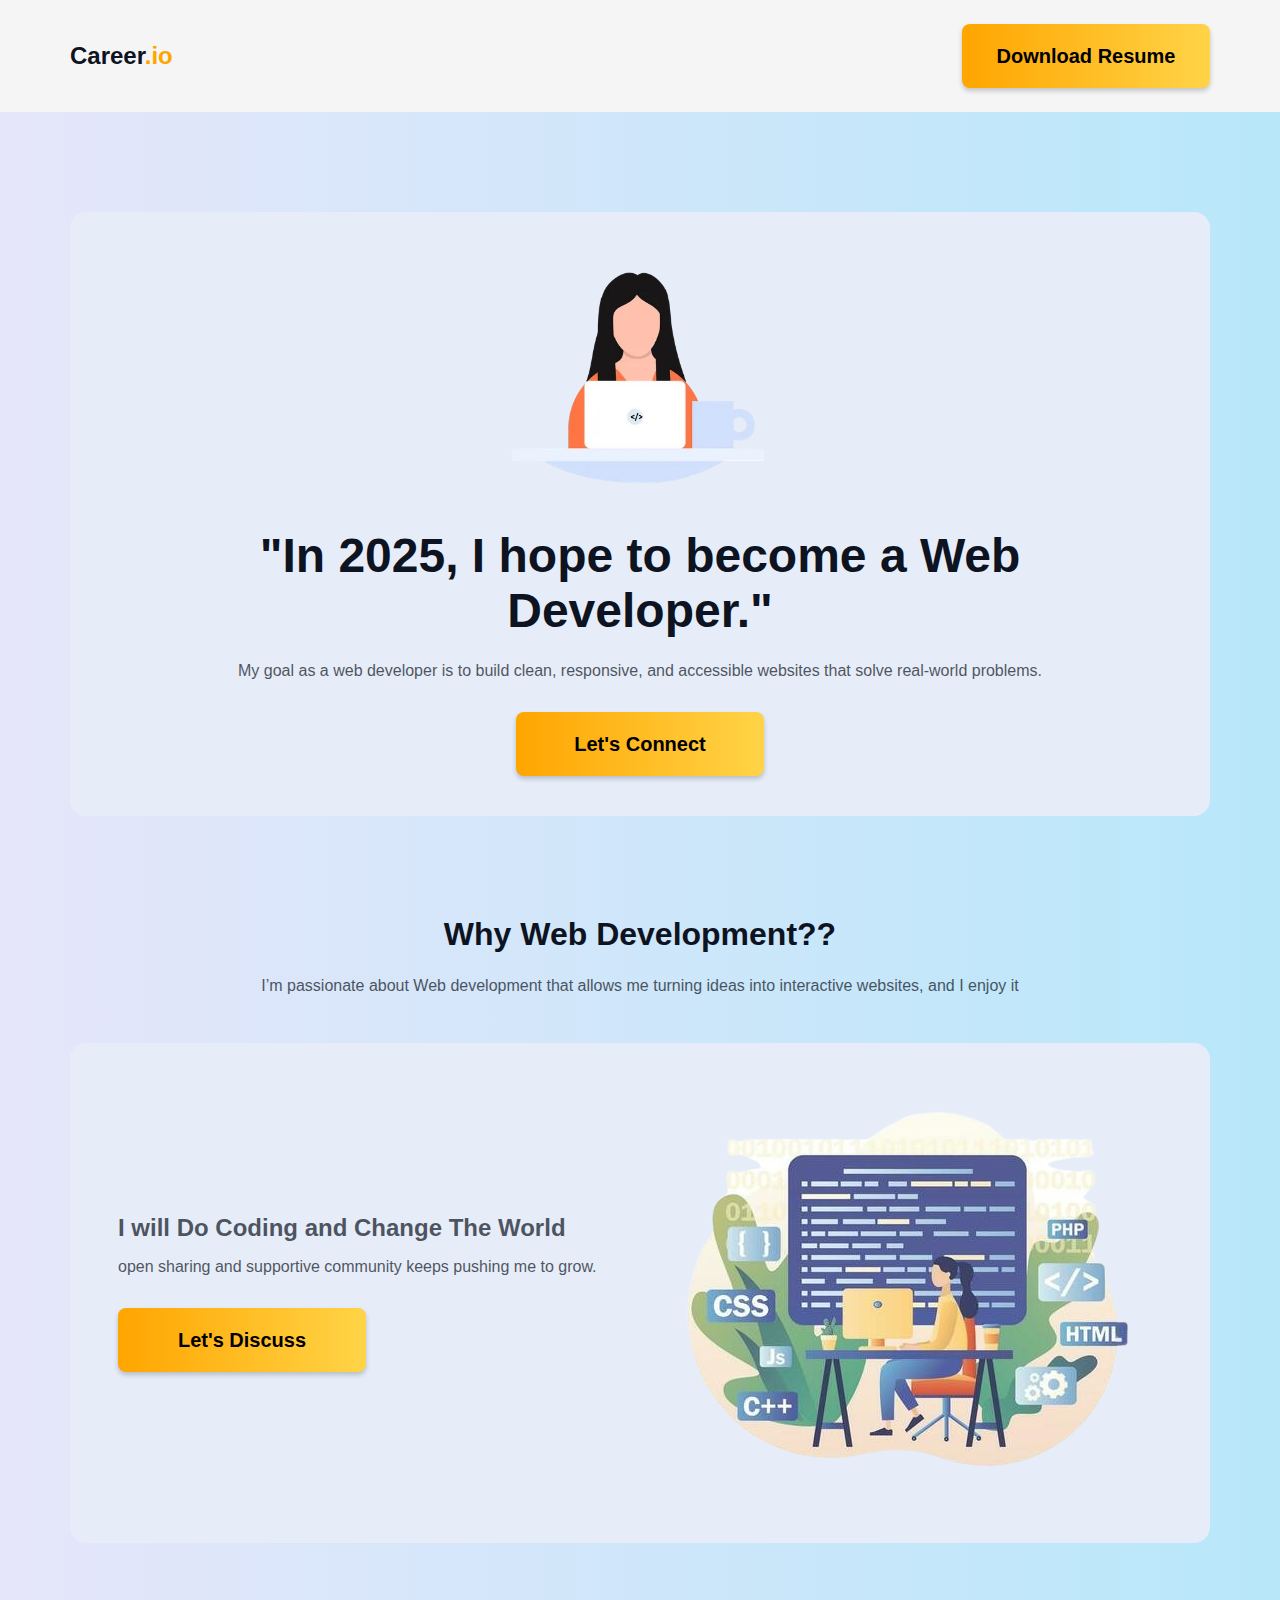
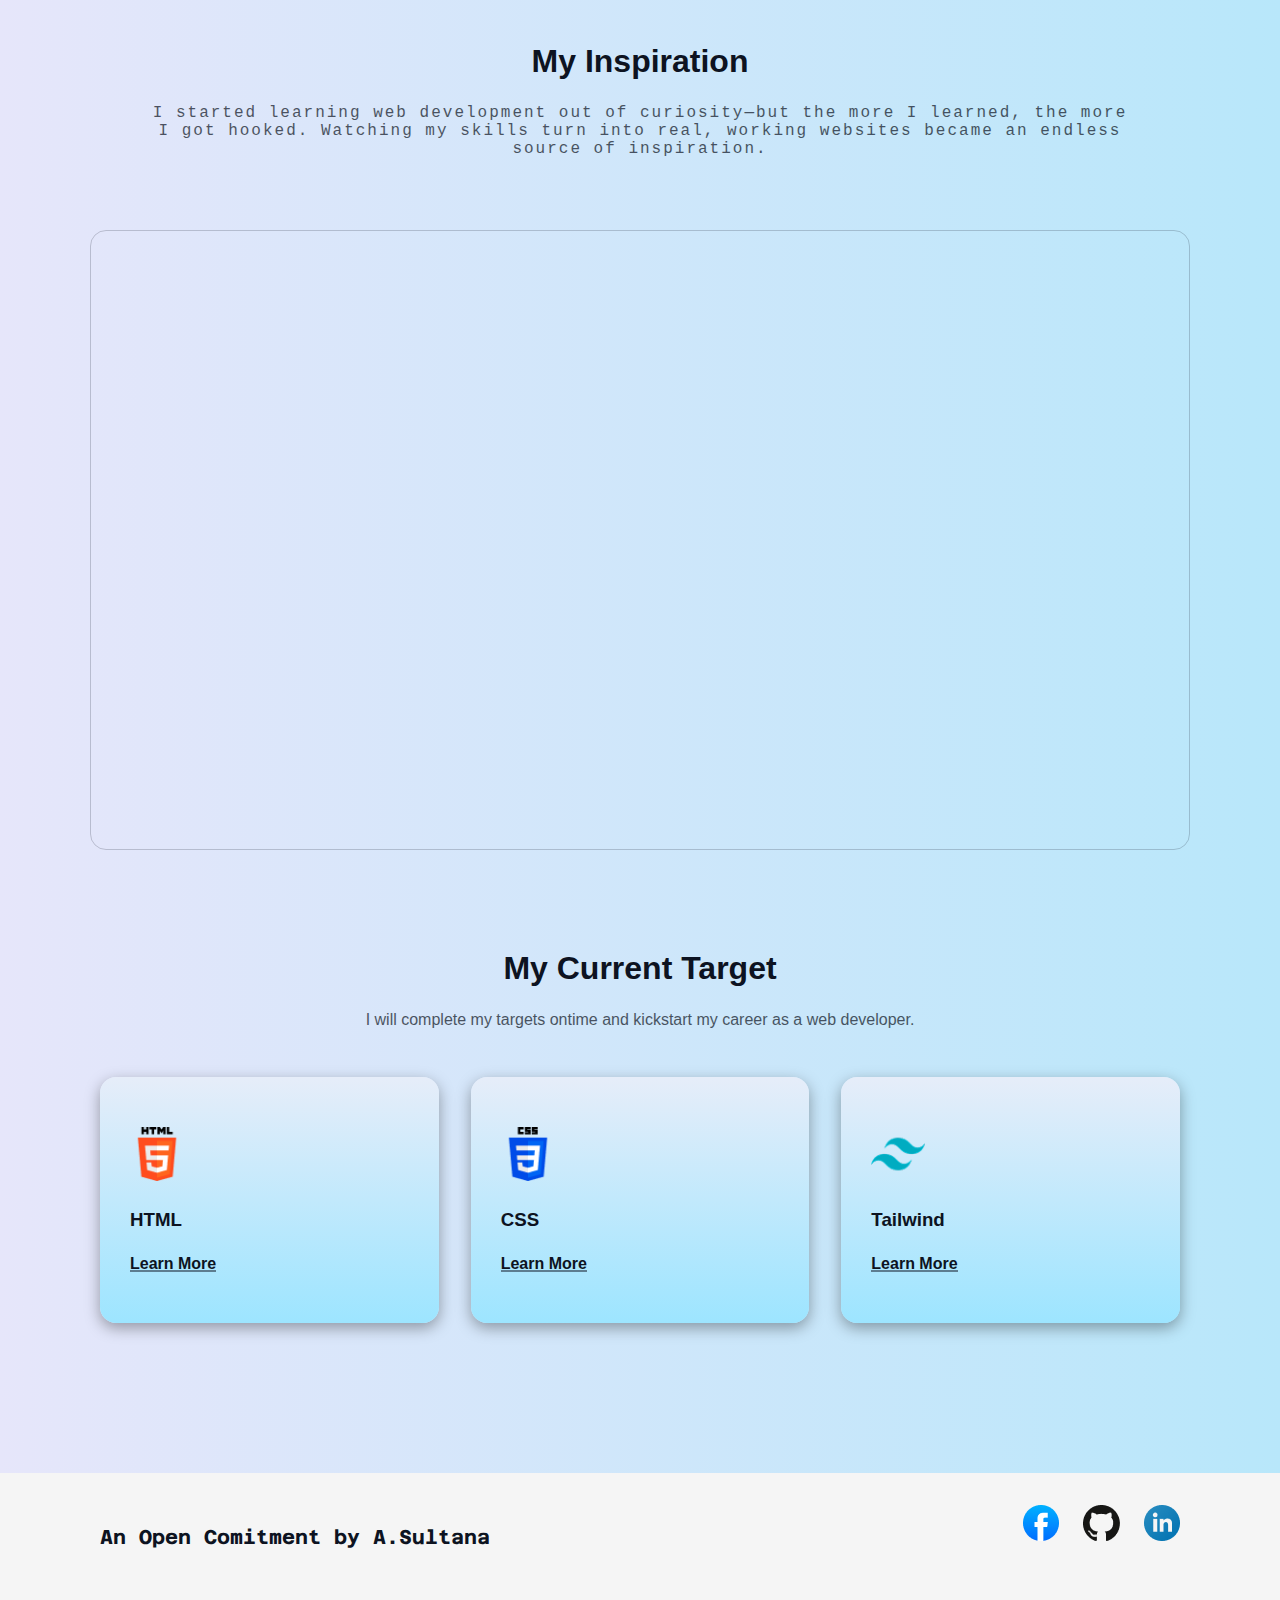
<file: Career.io/index.html>
<!DOCTYPE html>
<html lang="en">
  <head>
    <meta charset="UTF-8" />
    <meta name="viewport" content="width=device-width, initial-scale=1.0" />
    <meta name="author" content="Asma Sultana" />
    <meta name="keywords" content="HTML, CSS, Responsive Web Design" />

    <link rel="stylesheet" href="style.css" />
    <link rel="stylesheet" href="responsive.css" />

    <title>Career Mission-25 | A.Sultana</title>
    <link rel="icon" type="image/x-icon" href="/assets/career-icon.png" />
  </head>

  <body>
    <nav>
      <div id="navbar-logo">
        <h2>Career<span>.io</span></h2>
        <button class="btn-color">Download Resume</button>
      </div>
    </nav>

    <!-- section hero -->
    <section id="hero-section">
      <div class="hero-container">
        <div class="hero-image">
          <img src="assets/female-developer.png" alt="developer" />
        </div>
        <div class="hero-heading">
          <h1>"In 2025, I hope to become a Web Developer."</h1>
          <p>
            My goal as a web developer is to build clean, responsive, and
            accessible websites that solve real-world problems.
          </p>
        </div>
        <button class="btn-color">Let's Connect</button>
      </div>
    </section>

    <!-- section why web developer  -->
    <section id="web-developer-section">
      <div id="web-develop-container">
        <div class="one-content">
          <h2>Why Web Development??</h2>
          <p>
            I’m passionate about Web development that allows me turning ideas
            into interactive websites, and I enjoy it
          </p>
        </div>
        <div class="two-content">
          <div class="onecard">
            <div class="text">
              <h3>I will Do Coding and Change The World</h3>
              <p>open sharing and supportive community keeps pushing me to grow.</p>
            </div>
            <button class="btn-color">Let's Discuss</button>
          </div>
          <div class="two-card">
            <img src="assets/work-developer.png" alt="developer" />
          </div>
        </div>
      </div>
    </section>

    <!-- section inspiration -->
    <section id="inspiration-section">
      <div id="inspiration-content">
        <div class="one-content">
          <h2>My Inspiration</h2>
          <p>
            I started learning web development out of curiosity—but the more I
            learned, the more I got hooked. Watching my skills turn into real,
            working websites became an endless source of inspiration.
          </p>
        </div>
        <div class="inspiration-video">
          <iframe
            width="930"
            height="523"
            src="https://www.youtube.com/embed/DGHn2uOAVCE"
            title="শূন্য থেকে জব রেডি ক্যারিয়ার গড়ার সিরিয়াস চ্যালেঞ্জ || Zero to Career Challenge"
            frameborder="0"
            allow="accelerometer; autoplay; clipboard-write; encrypted-media; gyroscope; picture-in-picture; web-share"
            referrerpolicy="strict-origin-when-cross-origin"
            allowfullscreen
          ></iframe>
        </div>
      </div>
    </section>

    <section id="target-section">
      <div id="target-container">
        <div class="one-content">
          <h2>My Current Target</h2>
          <p>
            I will complete my targets ontime and kickstart my career as a web
            developer.
          </p>
        </div>

        <div class="target-card">
          <div class="one-card">
            <img src="assets/html-icon.png" alt="" />
            <h3>HTML</h3>
            <a href="https://www.w3schools.com/html/" class="underline">Learn More</a>
          </div>
          <div class="one-card">
            <img src="assets/css-icon.png" alt="" />
            <h3>CSS</h3>
            <a href="https://www.w3schools.com/css/" class="underline" >Learn More</a>
          </div>
          <div class="one-card">
            <img src="assets/tailwind-icon.png" alt="" />
            <h3>Tailwind</h3>
            <a href="https://tailwindcss.com/docs/installation/using-vite" class="underline" >Learn More</a>
          </div>
        </div>
      </div>
    </section>

    <footer id="footer">
      <div class="footer-container">
        <div class="bold"><p>An Open Comitment by A.Sultana</p></div>
        <div class="footerr">
          <a class="image" href="http://"><img src="assets/facebook.png" /></a>
          <a class="image" href="http://"><img src="assets/github.png"/></a>
          <a class="image" href="http://"><img src="assets/linkedin.png" /></a>
        </div>
      </div>
    </footer>
  </body>
</html>
</file>
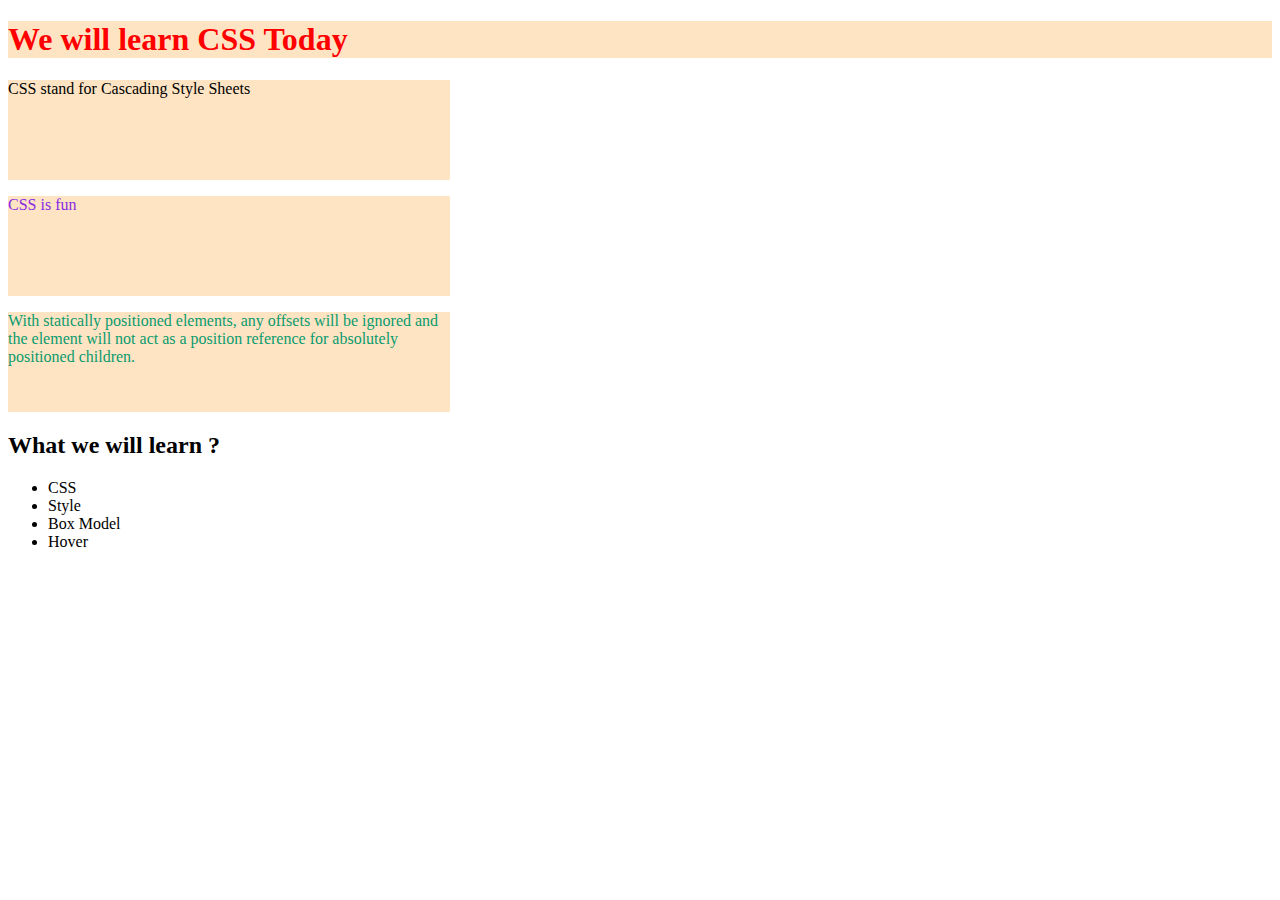
<file: module-3/index.html>
<!DOCTYPE html>
<html lang="en">
<head>
    <meta charset="UTF-8">
    <meta name="author" content="Asma Sultana" />
    <meta name="keywords" content=" css, style , box model, hover" />
    <meta name="viewport" content="width=device-width, initial-scale=1.0">
    <title>Learn CSS | Home</title>
    <!-- internal / embedded style -->
    
    <style>
        p { 
            color: black;
            background-color: bisque;
            width: 35%;
            height: 100px;
        }
        /* id diye kono select kori */
        #special {
            color: blueviolet; 
        }
        /*  class use */
        .blue {
            color: #099b6d;
        }
    </style>

</head>
<body>
    <!-- inline style -->
    <h1 style="color: red; background-color: bisque;">We will learn CSS Today</h1>
    <p>CSS stand for Cascading Style Sheets</p>
    <p id="special">CSS is fun</p>
    <p class="blue">
        With statically positioned elements, any offsets will be ignored and the element will not act as a position reference for absolutely positioned children.
    </p>

    <h2>What we will learn ?</h2>
    <ul>
        <li>CSS</li>
        <li>Style</li>
        <li>Box Model</li>
        <li>Hover</li>
    </ul>

</body>
</html>
</file>
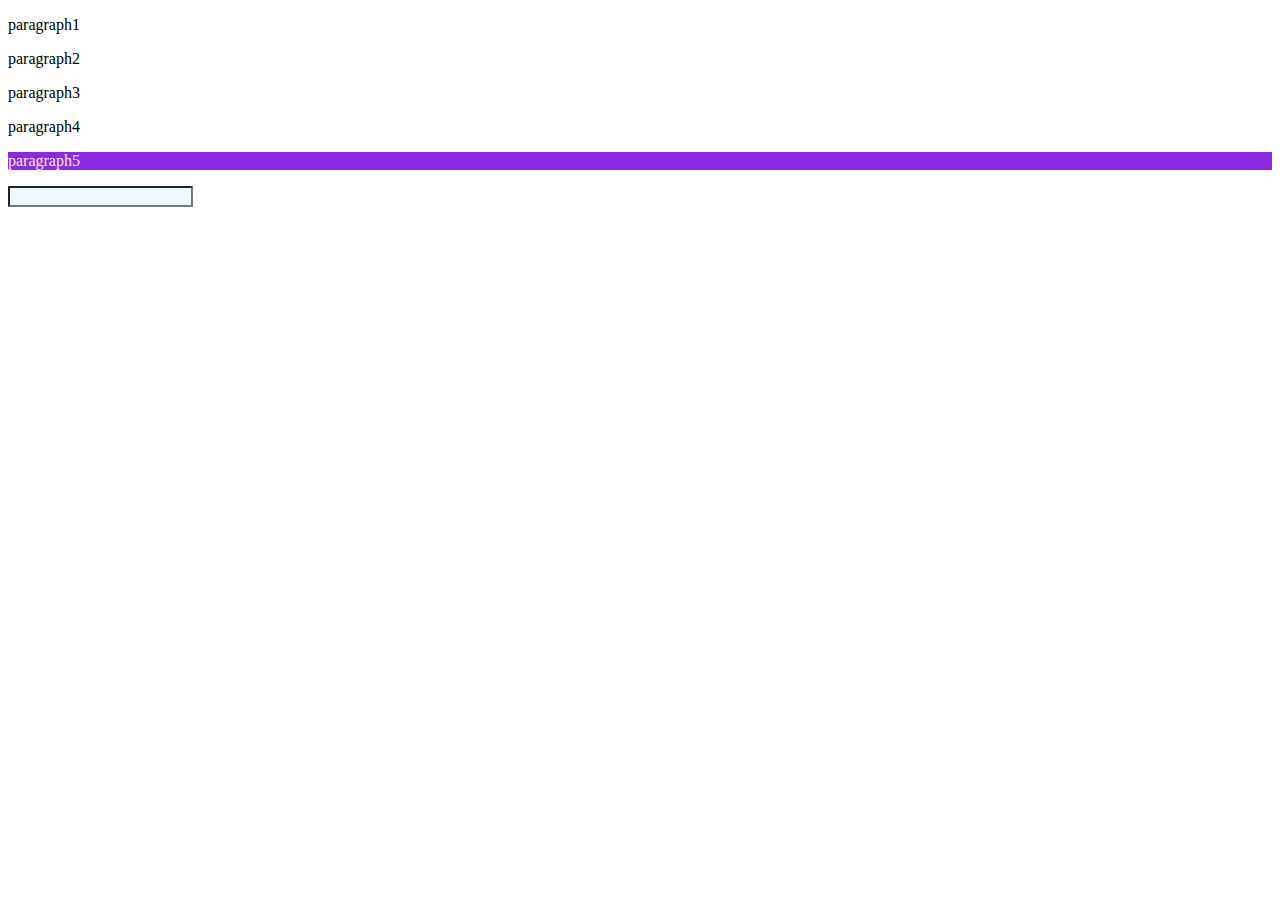
<file: module-7/index.html>
<!DOCTYPE html>
<html lang="en">
<head>
    <meta charset="UTF-8">
    <meta name="keywords" content="hover, focus, nth child">
    <meta name="viewport" content="width=device-width, initial-scale=1.0">
    <title>Advanced CSS </title>
    <style>

        input{
            background-color: aliceblue;
            color: black;
        }
        input:focus {
            background-color: #d0a0a0;
        }
        input:hover {
            background-color: yellow;
        }
        p:nth-child(5) {
            background-color: blueviolet;
            color: antiquewhite;
        }
    </style>
</head>
<body>
    
    <p>paragraph1</p>
    <p>paragraph2</p>
    <p>paragraph3</p>
    <p>paragraph4</p>
    <p>paragraph5</p>

    <input type="text" name="name" id="">
</body>
</html>
</file>
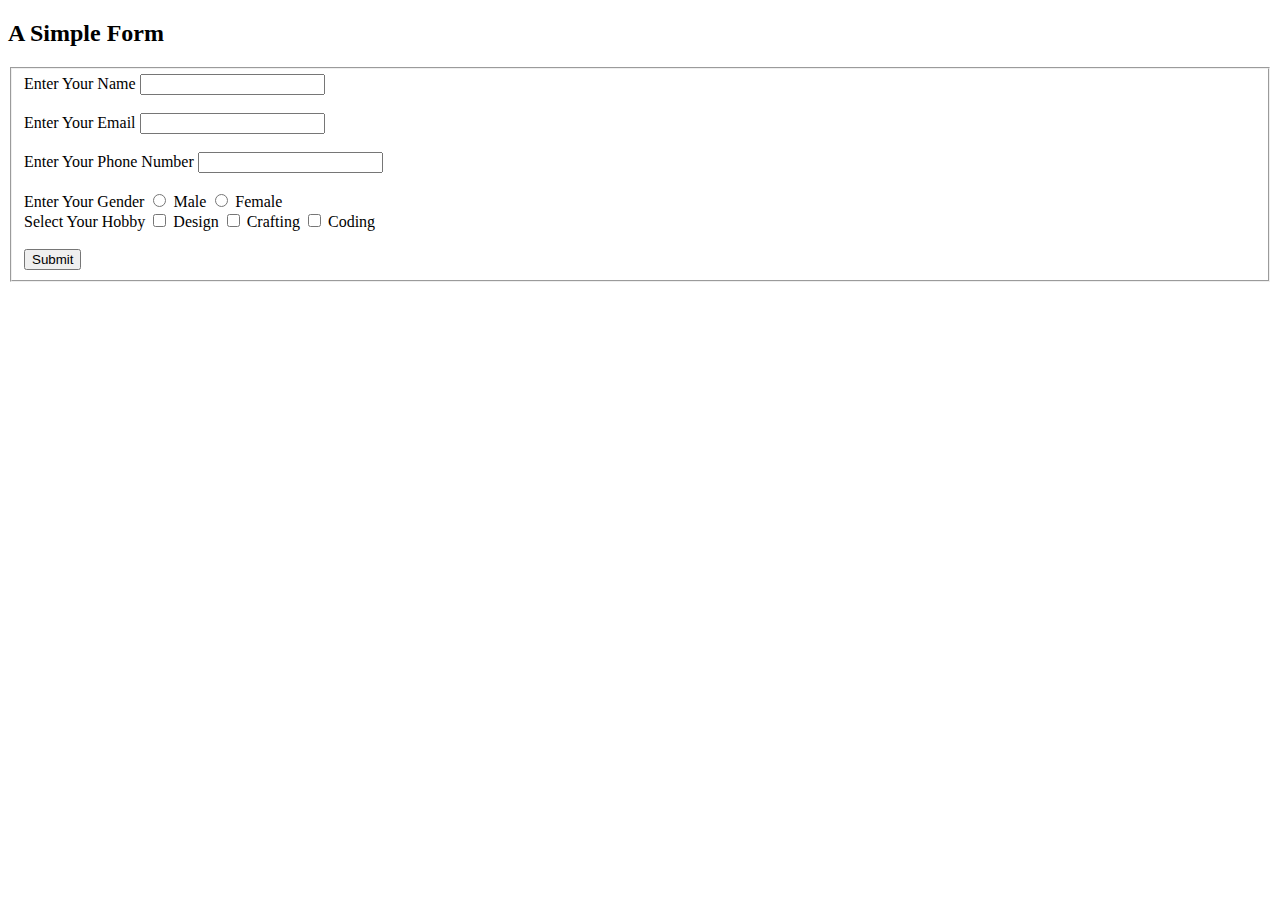
<file: module-2/form.html>
<!DOCTYPE html>
<html lang="en">
  <head>
    <meta charset="UTF-8" />
    <meta name="author" content="Asma Sultana" />
    <meta name="keywords" content="html, form, div, label" />
    <meta name="viewport" content="width=device-width, initial-scale=1.0" />
    <link rel="shortcut icon" href="image/icons8-module-64.png"  type="image/x-icon" />
    
    <title>HTML Form</title>

  </head>
  <body>
    <div><h2>A Simple Form</h2></div>
    <form>
      <fieldset>
        <div>
          <label for="">Enter Your Name</label>
          <input type="text" />
        </div>
        <br />
        <div>
          <label for="">Enter Your Email</label>
          <input type="email" />
        </div>
        <br />
        <div>
          <label for="">Enter Your Phone Number</label>
          <input type="number" />
        </div>
        <br />
        <div>
          <label for="">Enter Your Gender</label>
          <input type="radio" /> Male 
          <input type="radio" /> Female
        </div>
        <div>
          <label for="">Select Your Hobby</label>
          <input type="checkbox" /> Design
          <input type="checkbox" /> Crafting
          <input type="checkbox" /> Coding
        </div>
        <div>
          <br />
          <input type="submit" />
        </div>
      </fieldset>
    </form>
  </body>
</html>
</file>
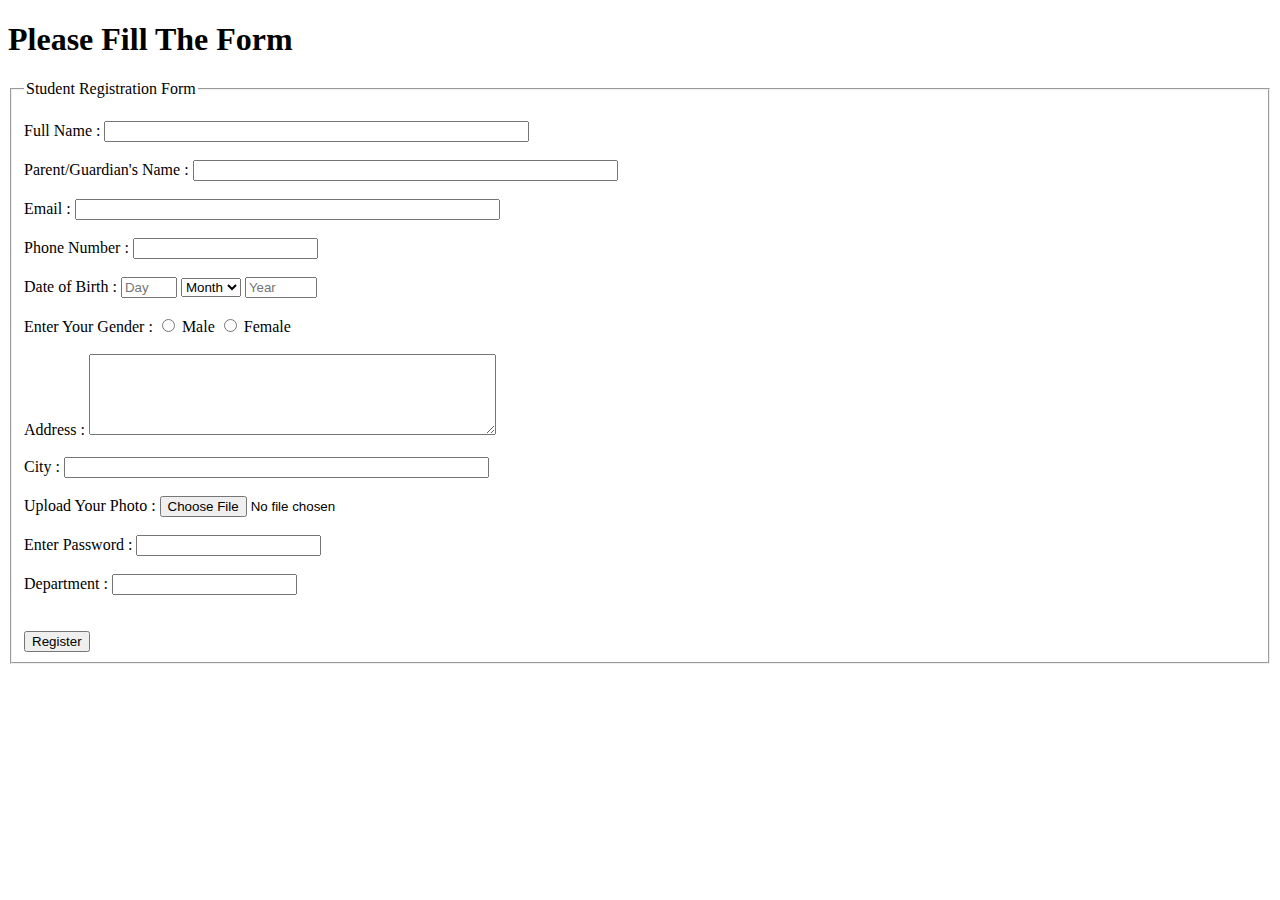
<file: module-2/Student-registration-form.html>
<!DOCTYPE html>
<html lang="en">
  <head>
    <meta charset="UTF-8" />
    <meta name="description" content="Free Web tutorials" />
    <meta name="keywords" content="HTML, Form, Input, Web design" />
    <meta name="author" content="Asma Sultana" />
    <meta name="viewport" content="width=device-width, initial-scale=1.0" />
    <link
      rel="shortcut icon"
      href="image/icons8-registration-50.png"
      type="image/x-icon"
    />
    <title>Student Registraton Form</title>
  </head>
  <body>
    <h1>Please Fill The Form</h1>
    <form action="">
      <fieldset>
        <legend >Student Registration Form</legend>
        
        <br />
        <div class="input">
          <label for="">Full Name :</label>
          <input
            type="text"
            name="name"
            id="input-text"
            size="50"
            minlength="6"
            required
          />
        </div>
        <br />
        <div class="input">
          <label for="">Parent/Guardian's Name :</label>
          <input
            type="text"
            name="name"
            id="input-name"
            size="50"
            minlength="6"
            required
          />
        </div>
        <br />
        <div class="input">
          <label for="">Email :</label>
          <input
            type="email"
            name="email"
            id="input-email"
            size="50"
            required
          />
        </div>
        <br />

        <div class="input">
          <label for="">Phone Number :</label>
          <input
            type="number"
            name="number"
            id="input-number"
            size="50"
            required
          />
        </div>
        <br />

        <div class="input">
          <label for="">Date of Birth :</label>
          <input
            type="number"
            name="day"
            id="input-date"
            placeholder="Day"
            min="1"
            max="31"
            required
          />
          <select name="month" required>
            <option value="month">Month</option>
            <option value="Jan">Jan</option>
            <option value="Feb">Feb</option>
            <option value="Mar">Mar</option>
            <option value="Apr">Apr</option>
            <option value="May">May</option>
            <option value="June">June</option>
            <option value="July">July</option>
            <option value="Aug">Aug</option>
            <option value="Sep">Sep</option>
            <option value="Oct">Oct</option>
            <option value="Nov">Nov</option>
            <option value="Dec">Dec</option>
          </select>
          <input
            type="number"
            name="year"
            id="input-date"
            size="5"
            maxlength="5"
            placeholder="Year"
            min="1991"
            max="2005"
          />
        </div>
        <br />
        <div class="input">
          <label for="">Enter Your Gender : </label>
          <input type="radio" name="gender" id="" value="Male" /> Male
          <input type="radio" name="gender" id="" value="Female" /> Female
        </div>
        <br />

        <div class="input">
          <label for="">Address :</label>
          <textarea cols="48" rows="5" required></textarea>
        </div>
        <br />
        <div class="input">
          <label for="">City :</label>
          <input
            type="text"
            name="address"
            id="input-text"
            size="50"
            minlength="6"
            required
          />
        </div>

        <br />
        <div class="input">
          <label>Upload Your Photo : </label>
          <input type="file" name="photo" id="input-photo" required />
        </div>
        <br />
        <div class="input">
          <label>Enter Password : </label>
          <input
            type="password"
            name="password"
            id="input-password"
            minlength="6"
            required
          />
        </div>
        <br />

        <div class="input">
          <label for="">Department : </label>
          <input list="department" name="department"/>
          <datalist id="department">
            <option>None</option>
            <option>CSE</option>
            <option>EEE</option>
            <option>Civil</option>
            <option>IT</option>
            <option>Math</option>
          </datalist>
        </div>
        <br />
        <br />
        <div>
          <input type="submit" value="Register" />
        </div>
      </fieldset>
    </form>
  </body>
</html>
</file>
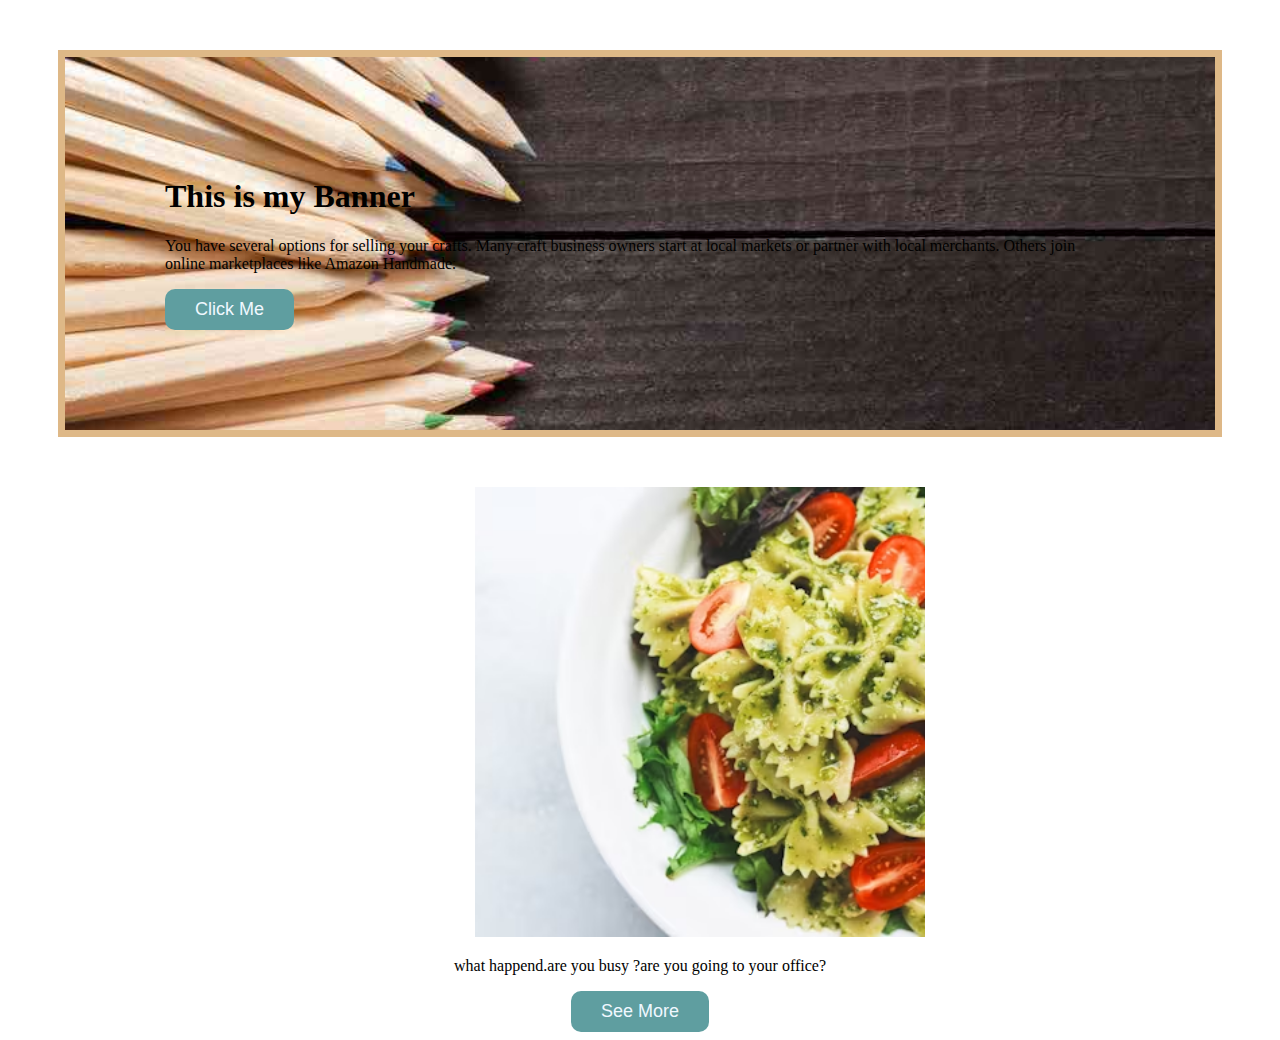
<file: module-3/banner.html>
<!DOCTYPE html>
<html lang="en">
<head>
    <meta charset="UTF-8">
    <meta name="viewport" content="width=device-width, initial-scale=1.0">
    <title>Crafty Banner</title>

    <style>
        #banner { margin: 50px;
                padding: 100px;
                color: black;
                border-color: burlywood;
                border-style: solid;
                border-width: 7px;
                background-color: pink;
                background-size: cover;
                background-repeat: no-repeat;
                background-position: center;
                background-image: url("image/art-banner.jpg");
        }

        button {
                padding: 10px 30px;
                background-color: cadetblue;
                color: aliceblue;
                font-size: 18px;
                border: none;
                border-radius: 10px;
                cursor: pointer;
        }
        button:hover {
            background-color: darkgoldenrod;  
        }
        #my-image {
            margin-left: 120px;
            width: 450px;
            height: 450px;
            object-fit: cover;
        }
        #image-box {
            text-align: center;
        }
    </style>
</head>
<body>
    <div id="banner">
        <h1>This is my  Banner</h1>
        <p class="banner">
        You have several options for selling your crafts. Many craft business owners start at local markets or partner with local merchants. Others join online marketplaces like Amazon Handmade.
        </p>
        <button>Click Me</button>
    </div>

    <div id="image-box">
        <img id="my-image" src="image/food.avif" alt="">
        <p>what happend.are you busy ?are you going to your office?</p>
        <button>See More</button>
    </div>

</body>
</html>
</file>
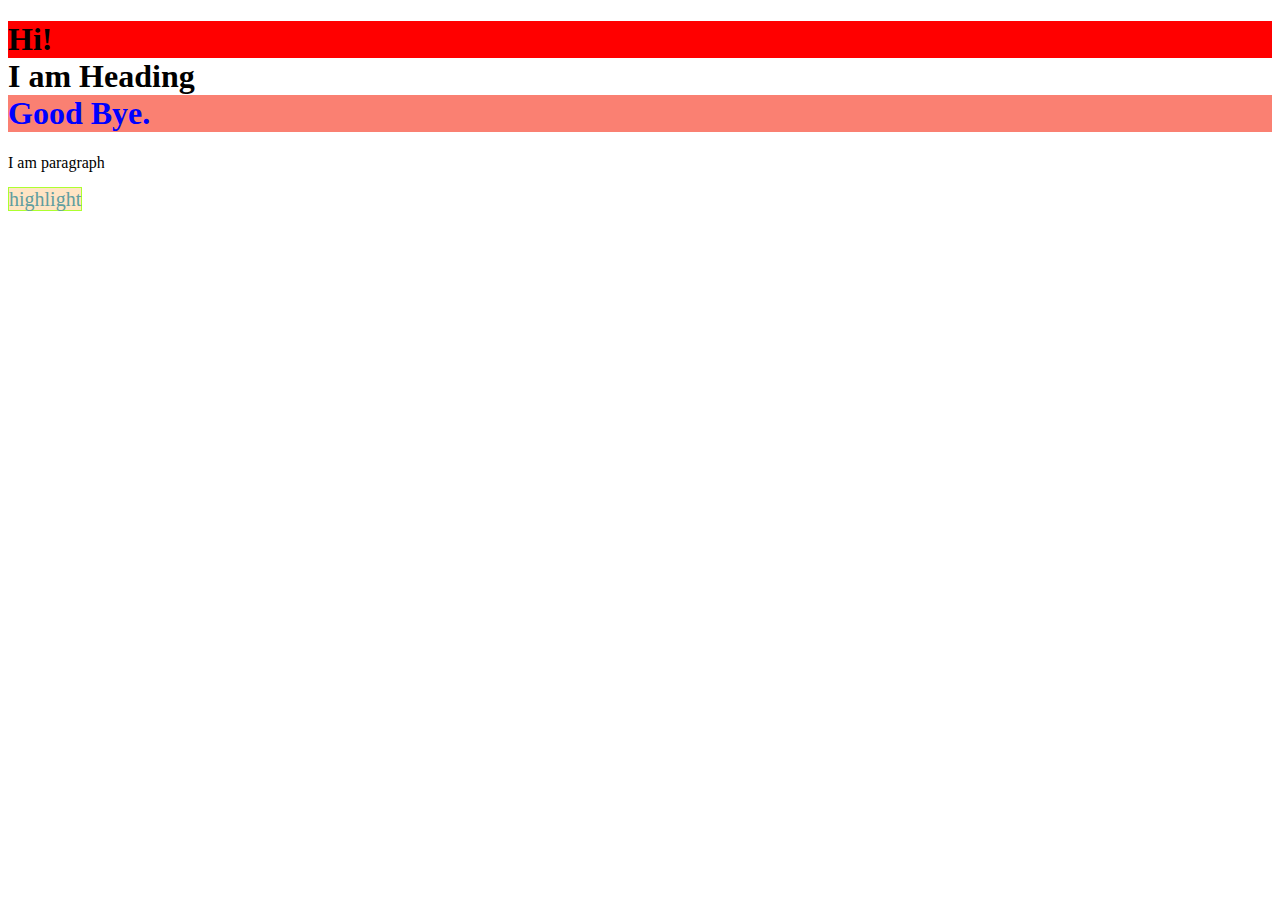
<file: module-7/psuedoElement.html>
<!DOCTYPE html>
<html lang="en">
  <head>
    <meta charset="UTF-8" />
    <meta name="keywords" content="before , after" />
    <meta name="viewport" content="width=device-width, initial-scale=1.0" />
    <title>Document</title>
    <style>
    h1::before {
            /* content: url(image/image.png);*/
            content: "Hi! " ;
            background-color: red;
            display:block; 
    }
      h1::after {
          content: " Good Bye.";
          background-color: salmon;
          color:blue;
          display: block;
      }

      span {
        color: cadetblue;
        background-color: bisque;
        font-size: 20px;
        border: 1px solid greenyellow;
      }
    </style>
  </head>
  <body>
    <h1>I am Heading</h1>
    <p>I am paragraph</p>
    <span> highlight</span>
  </body>
</html>
</file>
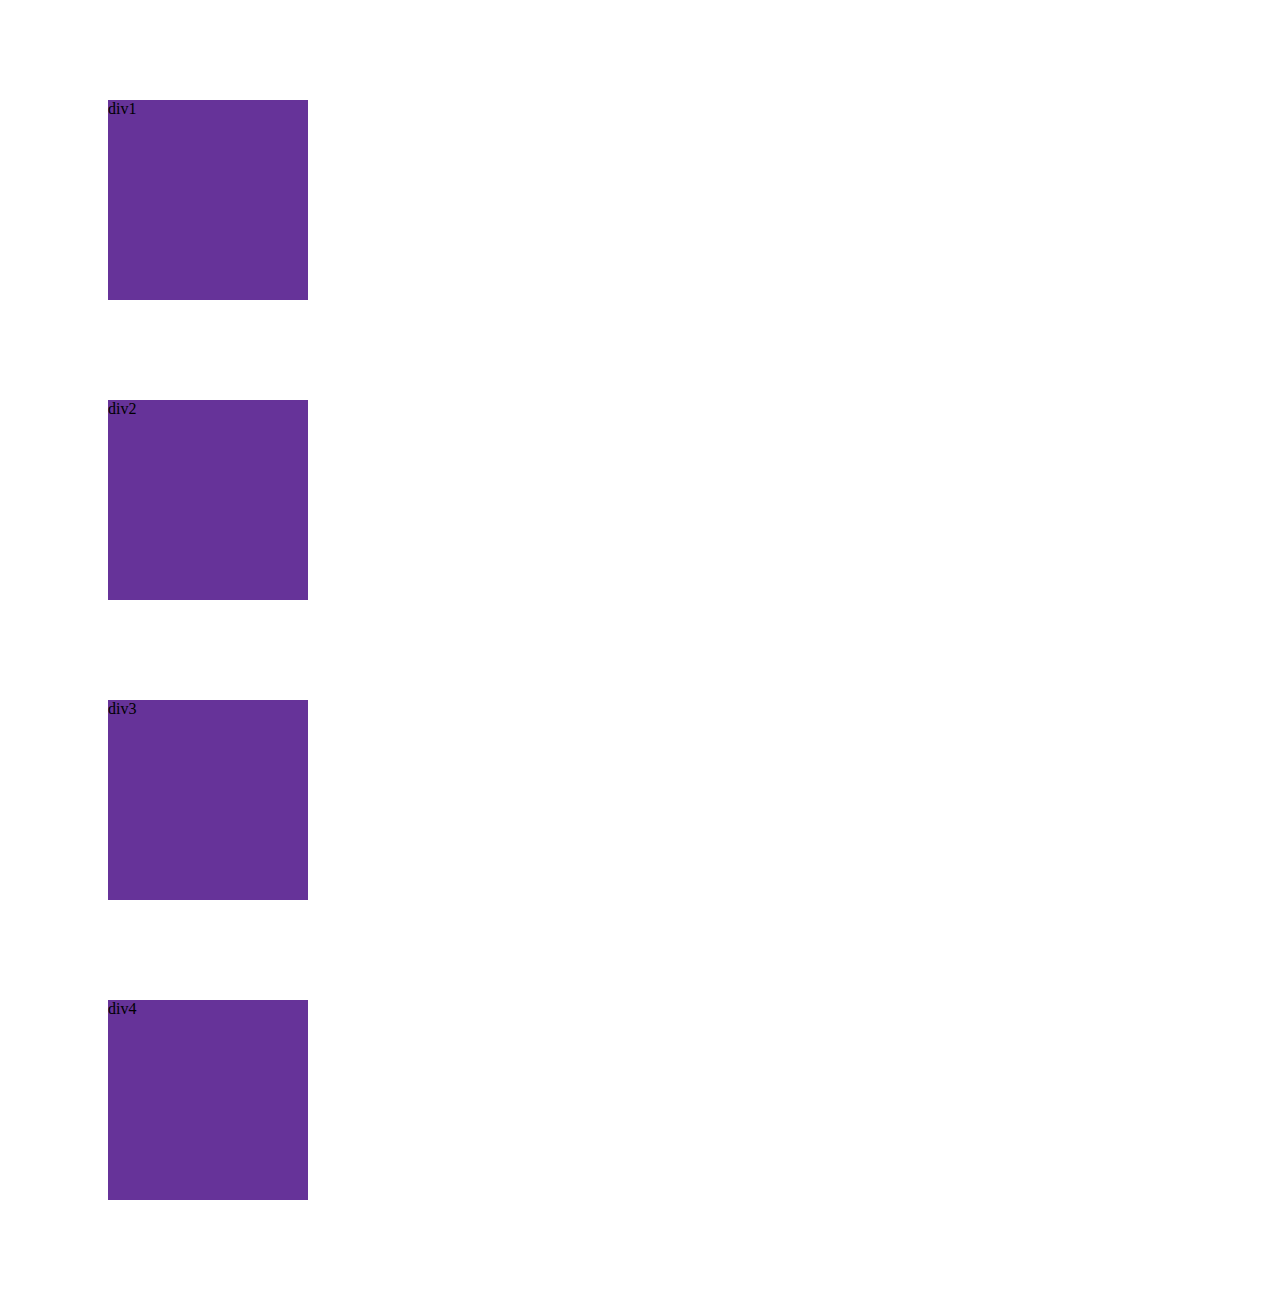
<file: module-7/transform.html>
<!DOCTYPE html>
<html lang="en">
<head>
    <meta charset="UTF-8">
    <meta name="keywords" content="transformer, rotate, scale">
    <meta name="viewport" content="width=device-width, initial-scale=1.0">
    <title>Transform</title>
    <style>
        #container {
            width: 200px;
            height: 200px;
            margin: 100px;
            background-color: rebeccapurple;
            position: relative;
            /* transform: rotate(40deg);
            transform: scale(1);*/
        }
        #container:hover {
            transform: translateX(60px) translateY(80px) 
            rotate(80deg) scale(0.6);
        }
    </style>
</head>
<body>
    <div id="container">div1</div>
    <div id="container">div2</div>
    <div id="container">div3</div>
    <div id="container">div4</div>
</body>
</html>
</file>
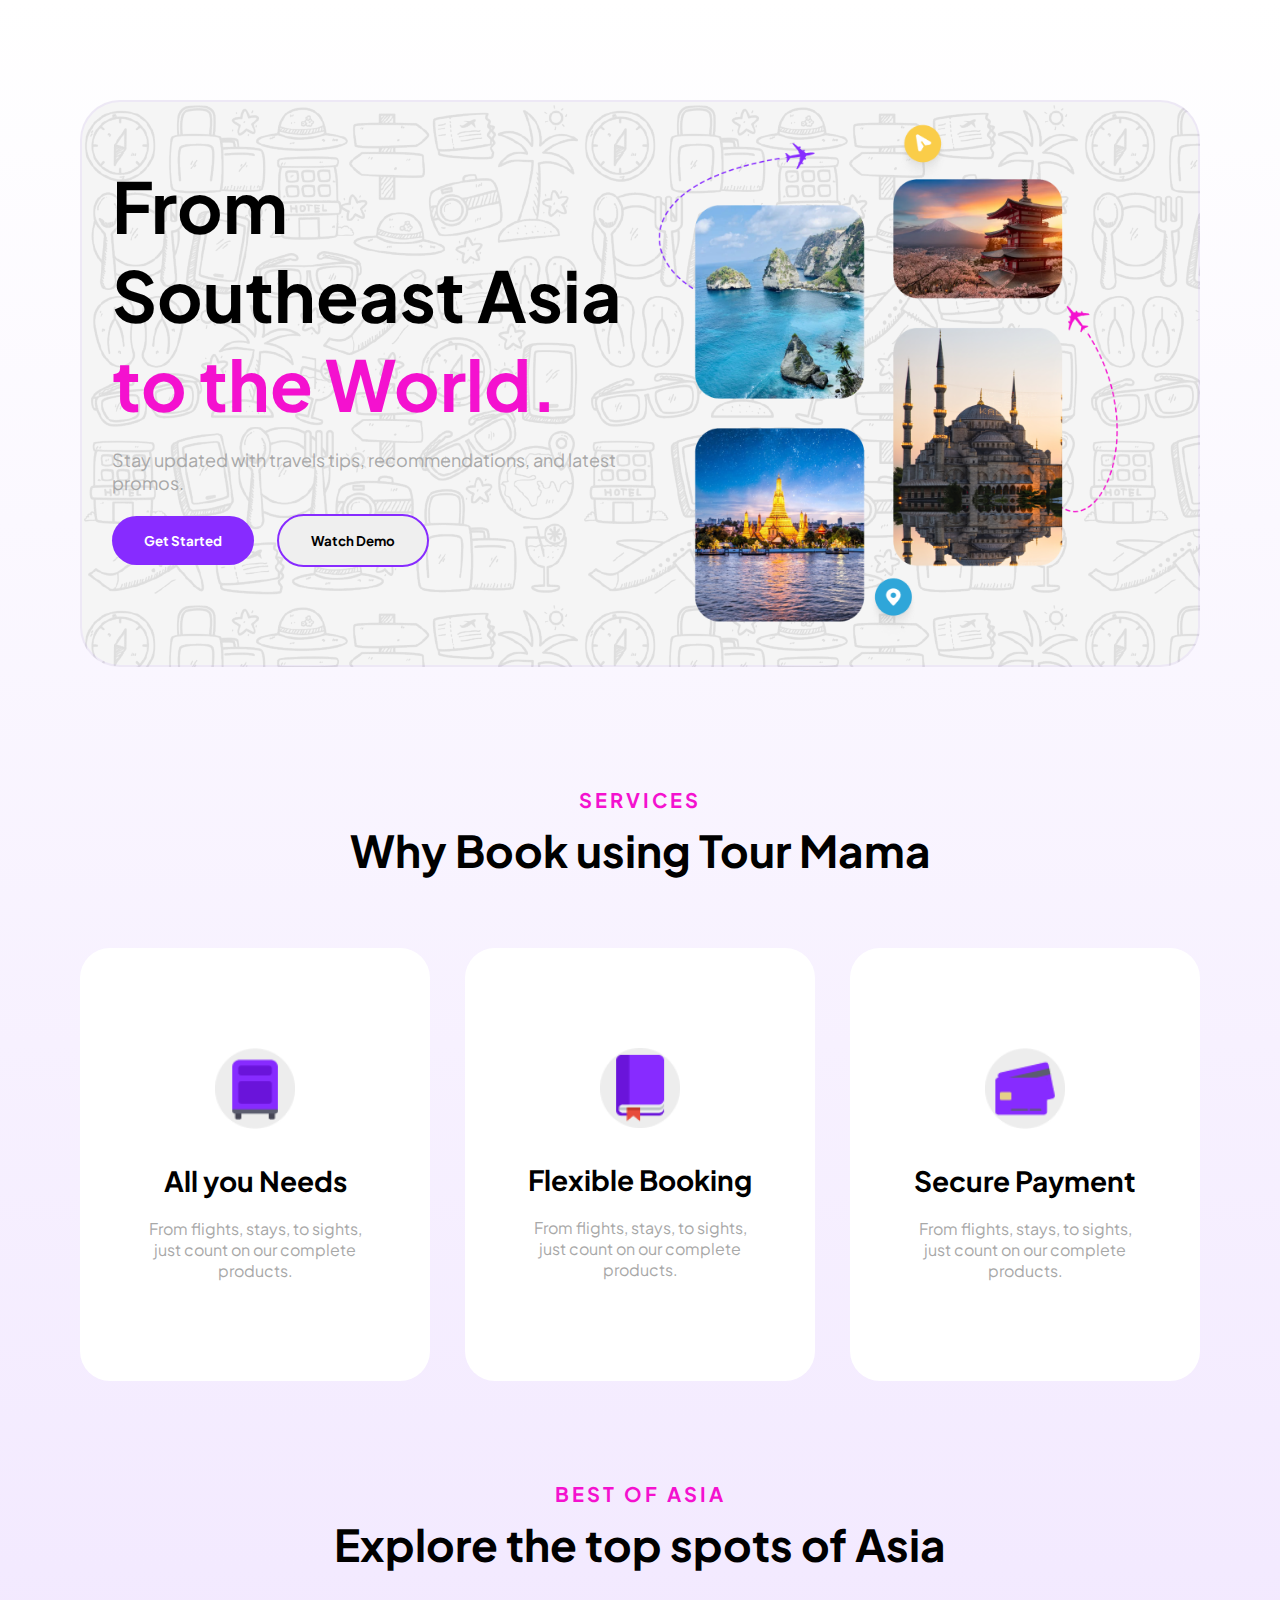
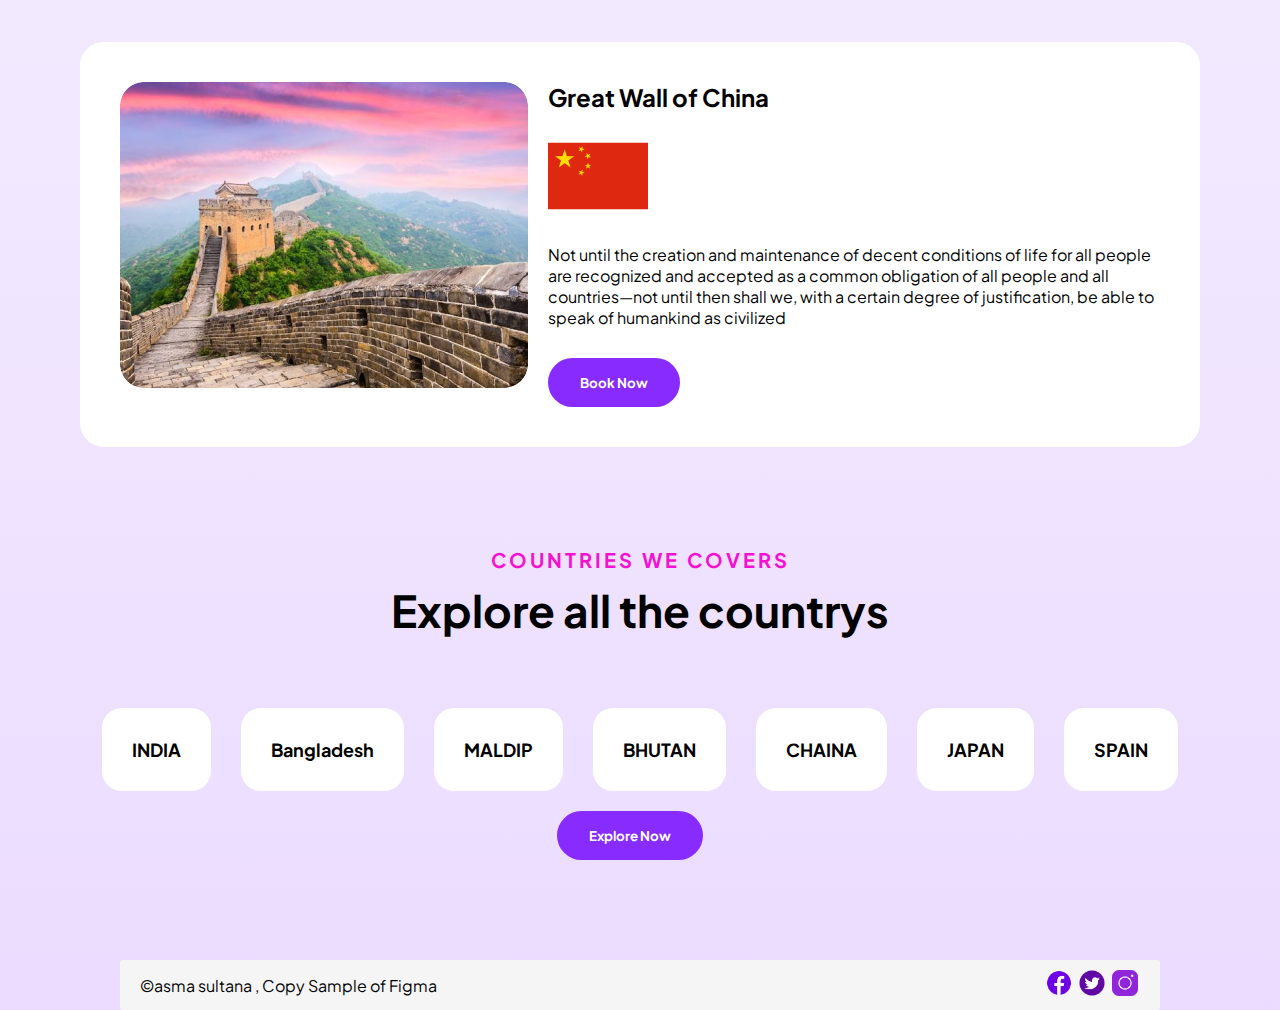
<file: tour-mama-code/tour-mama.html>
<!DOCTYPE html>
<html lang="en">
<head>
    <meta charset="UTF-8">
    <meta name="author" content="Asma Sultana">
    <meta name="keywords" content="Webpage Design ">
    <meta name="viewport" content="width=device-width, initial-scale=1.0">
    
    <link rel="stylesheet" href="style/tour-mama.css" />
    <link rel="stylesheet" href="style/responsive.css" />
    <link rel="preconnect" href="https://fonts.googleapis.com" />
    <link rel="preconnect" href="https://fonts.gstatic.com" crossorigin />
    <link
      href="https://fonts.googleapis.com/css2?family=Plus+Jakarta+Sans:ital,wght@0,200..800;1,200..800&display=swap"
      rel="stylesheet"
    />
    
    <title>Tour MAMA | HOME</title>

</head>
<body>
    <div id="banner-container">
        <div id="banner">
            <!-- box 1 -->
            <div class="banner-content">
                <h1>From Southeast Asia <br> <span>to the World.</span></h1>
                <p>Stay updated with travels tips, recommendations, and latest promos.</p>
                <div class="button-box">
                    <button class="btn-color">Get Started</button>
                    <button class="btn-white">Watch Demo</button>
                </div>
            </div>
            <!-- box 2 -->
            <div class="banner-image">
                <img src="images/hero.png" alt="">
            </div>
        </div>
    </div>

    <!-- services -->
    <div id="service-container">
        <div id="service">
            <div class="heading-content">
                <h4>SERVICES</h4>
                <h2>Why Book using Tour Mama</h2>
            </div>
            <div class="service-card-content">
                <div class="service-card">
                    <img src="images/bag.png" alt="">
                    <h2>All you Needs</h2>
                    <p>From flights, stays, to sights, just count on our complete products.</p>
                </div>
                <div class="service-card">
                    <img src="images/books.png" alt="">
                    <h2>Flexible Booking</h2>
                    <p>From flights, stays, to sights, just count on our complete products.</p>
                </div>
                <div class="service-card">
                    <img src="images/card.png" alt="">
                    <h2>Secure Payment</h2>
                    <p>From flights, stays, to sights, just count on our complete products.</p>
                
                </div>
            </div>
        </div>
    </div>

    <!-- story content -->
    <div id="story-container">
        <div id="story">
            <div class="heading-content">
                <h4>BEST OF ASIA</h4>
                <h2>Explore the top spots of Asia</h2>
            </div>
            <div class="story-card-content">
               <div class="story-card">
                    <div class="story-image">
                        <img src="images/chaina-wall.png" alt="">
                    </div>
                    <div class="story-content">
                        <h2>Great Wall of China</h2>
                        <img src="images/chaina.png" alt="">
                        <p>Not until the creation and maintenance of decent conditions of
                            life for all people are recognized and accepted as a common
                            obligation of all people and all countries—not until then shall
                            we, with a certain degree of justification, be able to speak of
                            humankind as civilized</p>
                        <button class="btn-color">Book Now</button>
                    </div>
               </div>

            </div>
        </div>
    </div>


     <!-- country-content -->
    <div id="country-container">
        <div id="country">
            <div class="heading-content">
                <h4>COUNTRIES WE COVERS</h4>
                <h2>Explore all the countrys</h2>
            </div>
            <div id="country-card-container">
                <h2>INDIA</h2>
                <h2>Bangladesh</h2>
                <h2>MALDIP</h2>
                <h2>BHUTAN</h2>
                <h2>CHAINA</h2>
                <h2>JAPAN</h2>
                <h2>SPAIN</h2>
            </div>
            <div class="btn-center">
                <button class="btn-color">Explore Now</button>
            </div>
        </div>
    </div>

    <!-- review-content -->

    <div hidden id="review">
        <div class="heading-content">
            <h4>TOURIST LOVES US</h4>
            <h2>Checkout all our reviews</h2>
        </div>
        <div class="review-card-content">
            <div class="review-card">
                <p>Lorem ipsum dolor sit amet, consectetur adipisicing elit. Accusamus et nam laudantium, velit rem quia pariatur neque eaque iure incidunt assumenda molestiae ut inventore accusantium officia quam itaque, iste veritatis eum! Sapiente, laborum! Hic maiores quod dignissimos ab aperiam, libero, ea vel dolor magnam saepe ad quidem et illum possimus.</p>
                <div class="review-rating">
                    <div class="review-info">
                        <h3>Ferdous Zihad</h3>
                        <p>Software Engineer - Programming Hero</p>
                    </div>
                    <div class="review-image">
                        <img src="images/star-reviews.png" alt="">
                    </div>
                </div>
            </div>
            <div class="review-card">
                <p>Lorem ipsum dolor sit amet, consectetur adipisicing elit. Accusamus et nam laudantium, velit rem quia pariatur neque eaque iure incidunt assumenda molestiae ut inventore accusantium officia quam itaque, iste veritatis eum! Sapiente, laborum! Hic maiores quod dignissimos ab aperiam, libero, ea vel dolor magnam saepe ad quidem et illum possimus.</p>
                <div class="review-rating">
                    <div class="review-info">
                        <h3>Istiak Ahmed</h3>
                        <p>Junior Software Engineer - WeDevs</p>
                    </div>
                    <div class="review-image">
                        <img src="images/star-reviews.png" alt="">
                    </div>
                </div>
            </div>

        </div>
    </div>

    <section class="footer-container">
        <div><p>©asma sultana , Copy Sample of Figma</p></div>
        <div class="footer">
            <img src="images/facebook.png" alt="">
            <img src="images/twitter.png" alt="">
            <img src="images/instagram.png" alt="">  
        </div>
    </section>
</body>
</html>
</file>
<file: Career.io/style.css>
@import url("https://fonts.googleapis.com/css2?family=Azeret+Mono:ital,wght@0,100..900;1,100..900&family=Poppins:ital,wght@0,100;0,200;0,300;0,400;0,500;0,600;0,700;0,800;0,900;1,100;1,200;1,300;1,400;1,500;1,600;1,700;1,800;1,900&display=swap");

* {
  box-sizing: border-box;
  margin: 0;
  padding: 0;
}

body {
  font-family: Verdana, Tahoma, sans-serif;
  color: #0d1321;
  background-image: linear-gradient(to left, #b8e7fa, #e6e6fa);
}

.hero-heading p {
  text-align: center;
  font-size: 16px;
  font-weight: 500;
  opacity: 0.7;
}
.hero-heading h1 {
  font-size: 48px;
  font-weight: 800;
  text-align: center;
  margin-bottom: 24px;
}

#navbar-logo {
  padding: 24px 70px;
  background-color: whitesmoke;
  display: flex;
  justify-content: space-between;
  align-items: center;
}
#navbar-logo h2 span {
  color: #ffa500;
}

.btn-color {
  background-image: linear-gradient(to right, #ffa500 0%, #ffd447 100%);

  font-size: 20px;
  font-weight: 600;
  width: 248px;
  height: 64px;

  padding: 16px 30px;
  border: none;
  border-radius: 8px;
  cursor: pointer;

  box-shadow: 0px 3px 5px rgba(0, 0, 0, 0.2);
  transition: all 0.3s ease;
}
.btn-color:hover {
  background-image: linear-gradient(90deg, #ebe8e4 0%, #ffd447 100%);
  color: #ff881d;
  border-color: #ff881d;
  border: 1px solid;
}

/* hero section */

.hero-container {
  margin: 100px 70px;
  padding: 40px 60px;
  border-radius: 16px;
  background-image: linear-gradient(90deg, #e6edf9 100%);

  display: flex;
  flex-direction: column;
  justify-content: space-between;
  align-items: center;

  gap: 32px;
}
.hero-image img {
  height: 240px;
}

/* why web developer */

#web-develop-container {
  margin: 0 70px;
}

.one-content {
  margin-bottom: 24px;
  /* padding: 0 200px; */
}
.one-content h2 {
  font-size: 32px;
  font-weight: 800;
  text-align: center;
  margin-bottom: 24px;
}
.one-content p {
  text-align: center;
  font-size: 16px;
  opacity: 0.7;
}

.two-content {
  /* width: 100%; */

  display: flex;
  justify-content: space-between;
  align-items: center;

  margin-top: 48px;
  padding: 48px;
  border-radius: 16px;
  background-image: linear-gradient(90deg, #e6edf9 100%);
}

.two-content h3 {
  font-size: 24px;
  font-weight: bold;
  margin-bottom: 16px;
  opacity: 0.7;
}
.two-content p {
  text-align: start;
  opacity: 0.7;
}
.text {
  margin-bottom: 32px;
}

.two-card img {
  width: 100%;
  object-fit: cover;
}

/* inspiration section */

#inspiration-content {
  margin: 100px 150px;
  max-width: 100%;

  text-align: center;
  display: flex;
  flex-direction: column;
  justify-content: center;
  align-items: center;
}

#inspiration-content .one-content p {
  font-family: "Courier New";
  letter-spacing: 2px;
}

.inspiration-video {
  margin-top: 48px;
  padding: 32px;
  width: 1100px;
  height: 620px;
  border-radius: 16px;
  border: 1px solid rgba(13, 19, 33, 0.2);
}
.inspiration-video iframe {
  width: 100%;
  height: 100%;
  border-radius: 16px;
}

/* target section */

#target-section {
  height: 100%;
}
#target-container {
  margin: 100px 100px 150px 100px;
}

.target-card {
  display: flex;
  justify-content: space-between;
  align-items: start;
  gap: 32px;
  margin-top: 48px;
  margin-bottom: 48px;
}
.one-card {
  background: linear-gradient(#e6edf9, #9de5ff);
  border-radius: 16px;
  width: 364px;
  padding: 50px 30px;
  box-shadow: 0px 5px 15px rgba(0, 0, 0, 0.35);
}
.one-card img {
  width: 54px;
  margin-bottom: 24px;
}
.one-card h3,
a {
  margin-bottom: 24px;
  color: #0d1321;
  font-weight: 700;
}

.underline {
  position: relative;
  color: #0d1321;
  text-decoration: none;
}
.underline:after {
  content: "";
  position: absolute;
  left: 0;
  bottom: 0;
  height: 2px;
  width: 100%;
  background-color: currentColor;
  opacity: 0.5;
}

/* footer  */

#footer {
  margin: 50px 0 0 0;
  padding: 32px 100px;
  background-color: whitesmoke;
}
.footer-container {
  display: flex;
  justify-content: space-between;
  align-items: center;
}
.footerr {
  display: flex;
  justify-content: center;
  align-items: center;
  gap: 24px;
}
.footer img {
  width: 36px;
}
.footer-container .bold {
  font-family: "Azeret Mono", monospace;
  font-size: 20px;
  font-weight: 700;
}
</file>
<file: Career.io/responsive.css>
/* Laptop device */
@media screen and (max-width: 1200px) {
}

/* Tablet device */
@media screen and (max-width: 1024px) {
  .target-card {
    flex-wrap: warp;
    align-items: center;
  }
  .one-card {
    width: 365px;
  }
  .one-content {
    padding: 0 40px;
  }

  .inspiration-video {
    width: 700px;
    height: 420px;
  }
}

/* Mobile device */
@media screen and (max-width: 640px) {
  #navbar-logo {
    padding: 12px 20px;
    gap: 10px;
    flex-direction: column;
  }
  .hero-heading h1 {
    font-size: 30px;
  }
  .btn-color {
    padding: 12px 20px;
  }
  .one-content h2 {
    font-size: 24px;
  }
  .two-content {
    flex-direction: column-reverse;
    align-items: center;
  }
  .two-content h3 {
    font-size: 18px;
  }

  #inspiration-content {
    margin: 50px 50px;
  }
  .inspiration-video {
    width: 400px;
    height: 320px;
  }

  #target-container {
    margin: 50px;
  }

  .target-card {
    flex-direction: column;
    align-items: center;
  }
  .footer-container {
    flex-direction: column;
    gap: 24px;
  }
  .footer-container .bold {
    font-size: 16px;
  }
}

/* small Mobile device */
@media screen and (max-width: 425px) {
  #navbar-logo {
    padding: 12px 20px;
    flex-direction: column;
  }

  .footer-container .bold {
    font-size: 14px;
  }
  .footer img {
    width: 28px;
  }
}
</file>
<file: tour-mama-code/style/tour-mama.css>
* {
    font-family: "Plus Jakarta Sans", sans-serif;
    box-sizing: border-box;
    margin: 0;
    padding: 0;
}

body {
    min-height: 100vh;
    background-image: linear-gradient(#FFFFFF, #EBDCFF);
}



img {
    width: 100%;
}



.heading-content {
    text-align: center;
}
.heading-content h4 {
    color: #f411cf;
    font-weight: bold;
    font-size: 20px;
    letter-spacing: 3px;
    text-transform: uppercase;
    margin-bottom: 10px;
}
.heading-content h2 {
    font-weight: bold;
    font-size: 44px;
    margin-bottom: 70px;
}

#banner {
    display: flex;
    justify-content: space-between;
    align-items: center;
    background-color: whitesmoke;
    background-image: url("../images/hero-bg.png");

    margin: 100px auto 120px auto;
    padding: 20px 30px;
    width: 87.5%;

    border: 2px solid #872bff10;
    border-radius: 40px;

}

.banner-content * { 
    margin-bottom: 20px;
}
.banner-content {
    width: 50%;
}
.banner-content h1 {
    font-size: 70px;
    font-weight: bold;
}
.banner-content h1 span {
    color: #f411cf;
}
.banner-content p {
    color: #a8a8a8;
    font-weight: medium;
    font-size: 18px;
}
.banner-image {
    width: 50%;
}


.btn-color {
    color: white;
    font-weight: 700;
    background-color: #872bff;
    border: none;
    border-radius: 30px;
    padding: 16px 32px;
    margin-right: 20px;
    cursor: pointer;
}
.btn-white {
    /* color: whitesmoke; */
    font-weight: 700;
    border: 2px solid #872bff;
    border-radius: 30px;
    padding: 16px 32px;
    margin-right: 20px;
    cursor: pointer;
}



#service,
#story,
#country,
#review {
    width: 87.5%;
    margin: 0px auto 100px auto;
}

.service-card-content {
    display: flex;
    justify-content: space-between;
    /* align-items: center; */
    gap: 20px;
}
.service-card {
    background-color: white;
    padding: 100px 60px;
    text-align: center;
    max-width: 350px;
    border-radius: 30px;
}
.service-card img {
    width: 80px;
    margin-bottom: 30px;
}
.service-card h2 {
    font-weight: semibold;
    font-size: 28px;
    margin-bottom: 20px;
}
.service-card p {
    color: #a8a8a8; 
}


.story-card {
    background-color: white;
    padding: 40px;
    border-radius: 24px;
    display: flex;
    gap: 20px;
}

.story-content {
    width: 60%;
}
.story-image {
    width: 40%;
}


.story-content h2,
.story-content p{
    margin-bottom: 30px;
}
.story-content img {
    margin-bottom: 30px;
    width: 100px;
}




#country-card-container {
  display: flex;
  gap: 30px;
  flex-wrap: wrap;
  justify-content: center;
}
#country-card-container h2 {
  background-color: white;
  padding: 30px;
  border-radius: 20px;
  font-size: 18px;
  min-width: 80px;
}
.btn-center {
    display: flex;
    justify-content: center;
    align-items: center;
    margin-top: 20px;
}

/* .review-card-content {
    display: flex;
    flex-wrap: wrap;
} */

.review-card {
    background-color: whitesmoke;
    min-width: 80px;
    padding: 40px;
    margin: 30px;
    border-radius: 10px;
    text-align: center;
}
.review-rating {
    display: flex; 
    justify-content: end;
    align-items: end;
   
}
.review-info {
    margin-top: 40px;
    margin-right: 90px;
    text-align: center;
    margin-right: 300px;
}
.review-info p {
    color: #a8a8a8;
}
.review-rating img {
    width: 230px;
    margin-bottom: 10px;
}



.footer-container {
    display: flex;
    flex-wrap: wrap;
    justify-content: space-between;
    align-items: center;
    margin: 0 120px;
    padding: 0 20px;
    /* width: auto; */
    height: 50px;
    background-color: whitesmoke;
    border-radius: 3px;
}
.footer-container img {
    width: 30px;
}
</file>
<file: tour-mama-code/style/responsive.css>
/* Laptop device */
@media screen and (max-width: 1200px) {
  .banner-content h1 {
    font-size: 48px;
  }
  .service-card {
    padding: 80px 20px;
  }

  .story-content {
    width: 100%;
  }
  .story-image img {
    height: 100%;
    object-fit: cover;
    border-radius: 30px;
  }

}

/* Tablet device */
@media screen and (max-width: 1024px) {
  #banner {
    flex-direction: column-reverse;
    align-items: center;  
  }
  .banner-content {
    width: 100%;
  }
  .banner-image {
    width: 100%;
  }


  .service-card-content {
    flex-direction: column;
   }
  .service-card {
    max-width: 100%;
  }


  .story-content {
    width: 100%;
  }
  .story-card {
    flex-direction: column;
  }
  .story-image {
    width: 100%;
  }


}

/* Mobile device */
@media screen and (max-width: 640px) {
  .banner-content h1 {
    font-size: 36px;
  }

  .heading-content h2 {
    font-size: 32px;
  }
  .btn-color,
  .btn-white {
    padding: 12px 20px;
  }

  #country-card-container {
    flex-direction: column;
  }
  #country-card-container h2 {
    text-align: center;
  }
}
</file>
